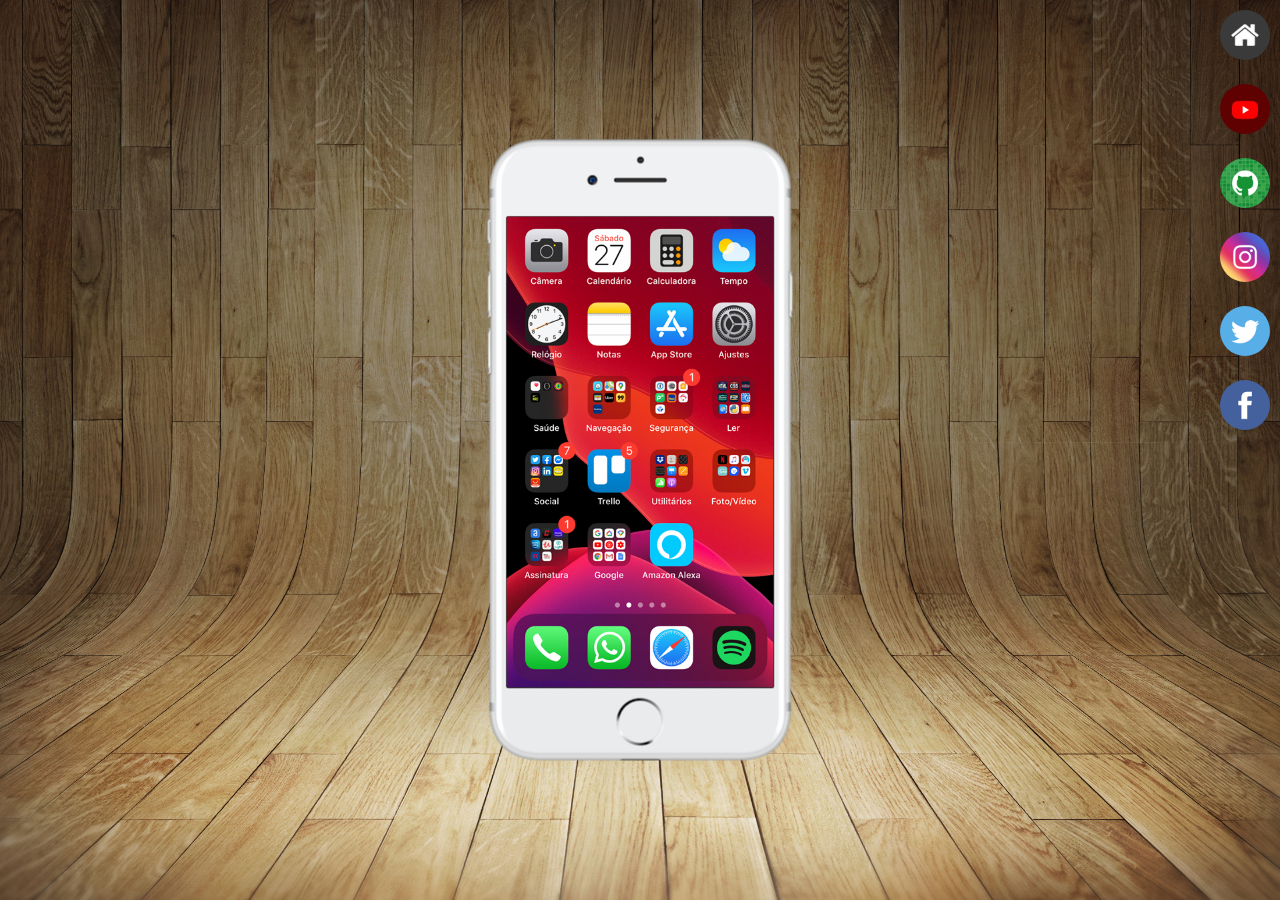
<file: index.html>
<!DOCTYPE html>
<html lang="en">
<head>
    <meta charset="UTF-8">
    <meta http-equiv="X-UA-Compatible" content="IE=edge">
    <meta name="viewport" content="width=device-width, initial-scale=1.0">
    <title>Projeto redes sociais</title>
    <link rel="shortcut icon" href="pacote-d013/pacote-d013/favicon.ico" type="image/x-icon">

    <link rel="stylesheet" href="estilos/style.css">
</head>
<body>
    <main>
        <section id="telefone">
            <iframe src="home.html" frameborder="0" name="tela" id="tela" ></iframe>
        </section>

        <section id="redes-sociais">
            <a href="#" target="tela"><img src="pacote-d013/pacote-d013/imagens/logo-home.jpg" alt=""></a><br>
            <a href="youtube.html" target="tela"><img src="pacote-d013/pacote-d013/imagens/logo-youtube.jpg" alt=""></a><br>
            <a href="github.html" target="tela"><img src="pacote-d013/pacote-d013/imagens/logo-github.jpg" alt=""></a><br>
            <a href="#" target="tela"><img src="pacote-d013/pacote-d013/imagens/logo-instagram.jpg" alt=""></a><br>
            <a href="#" target="tela"><img src="pacote-d013/pacote-d013/imagens/logo-twitter.jpg" alt=""></a><br>
            <a href="#" target="tela"><img src="pacote-d013/pacote-d013/imagens/logo-facebook.jpg" alt=""></a><br>
        </section>
    </main>
    
</body>
</html>
</file>
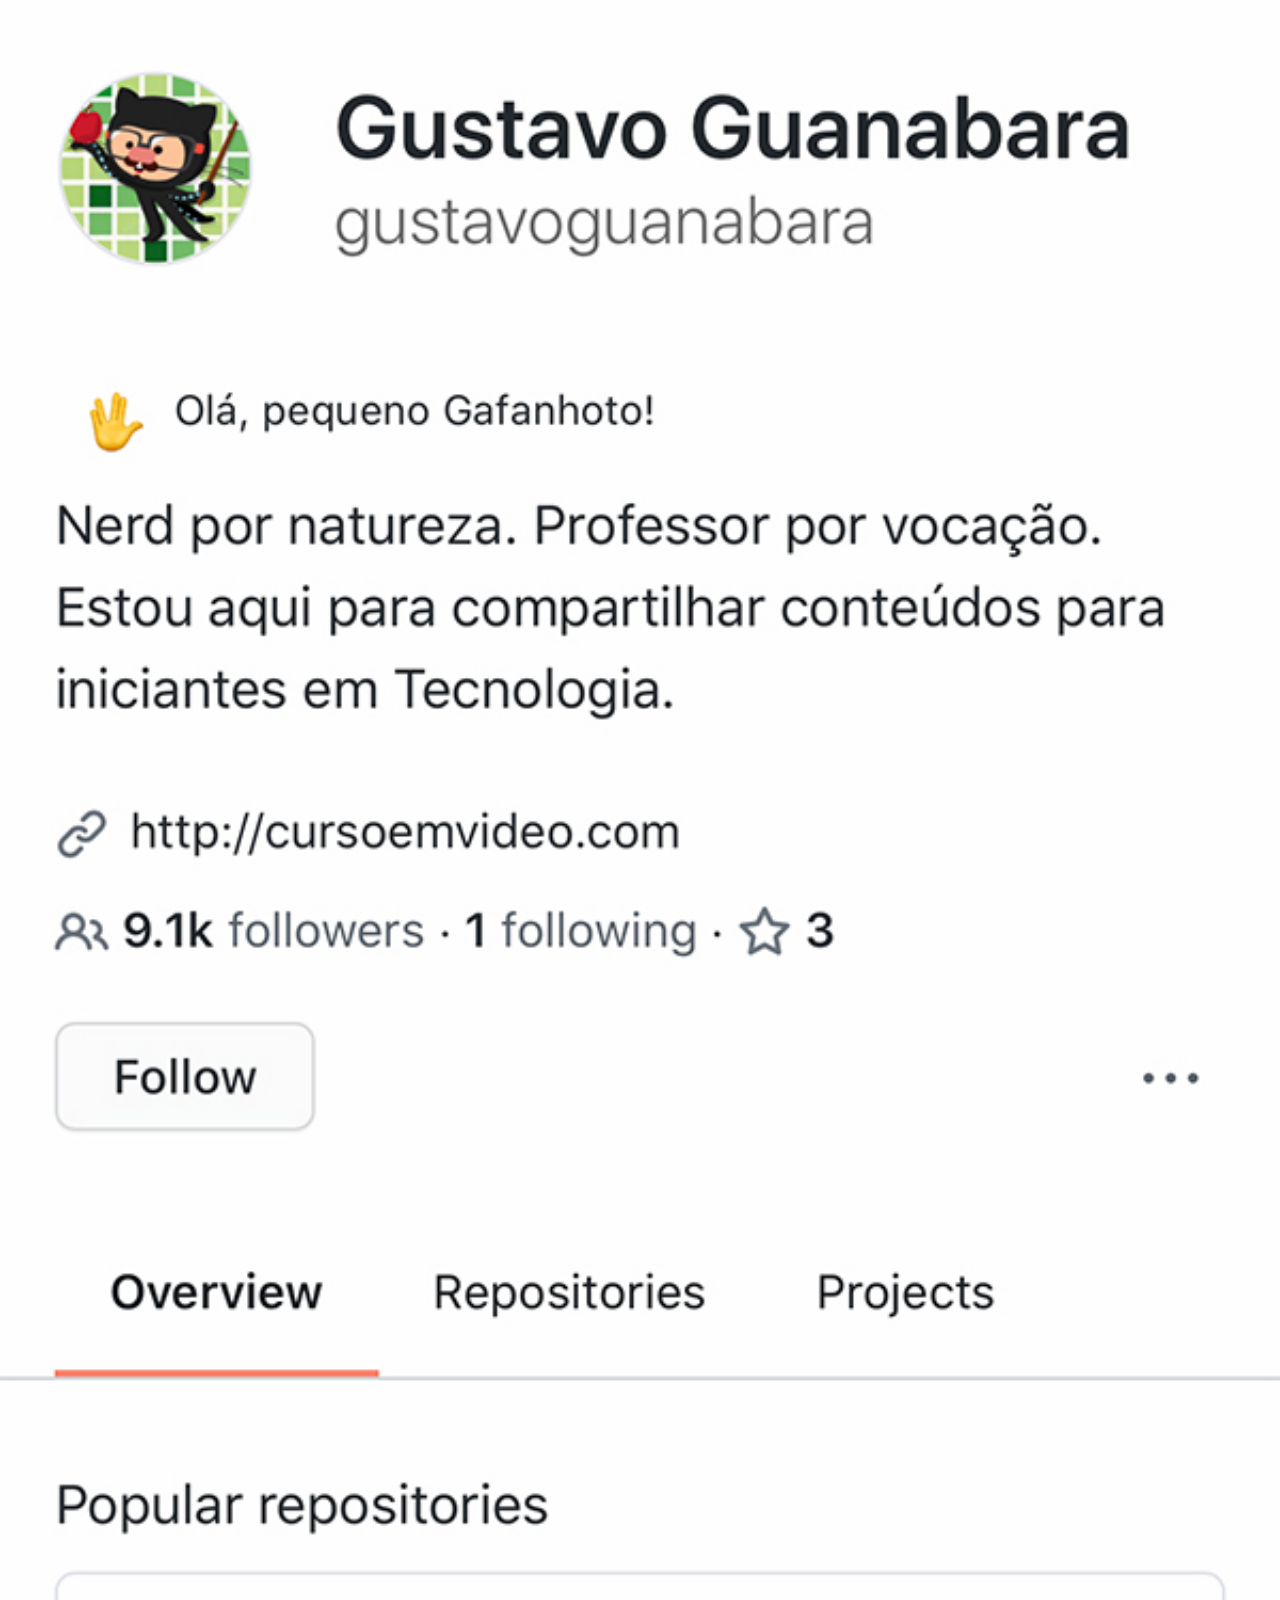
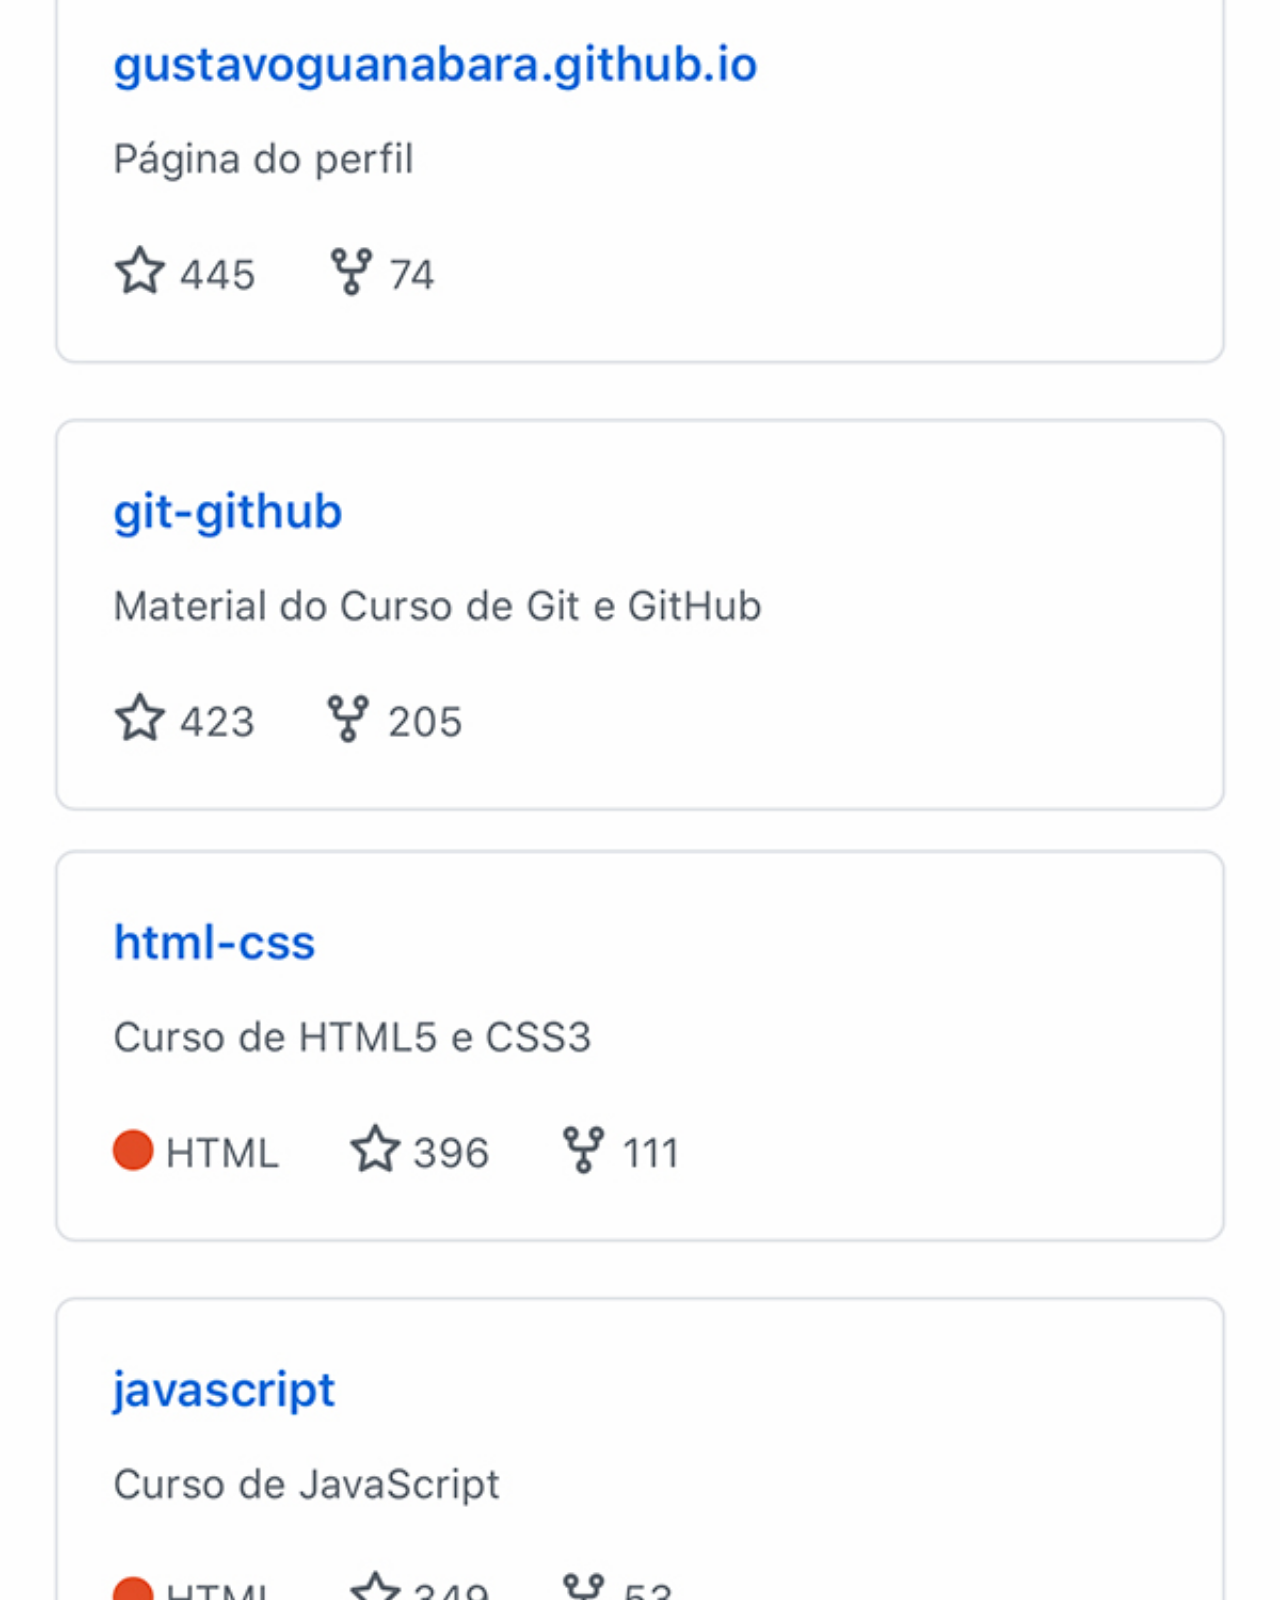
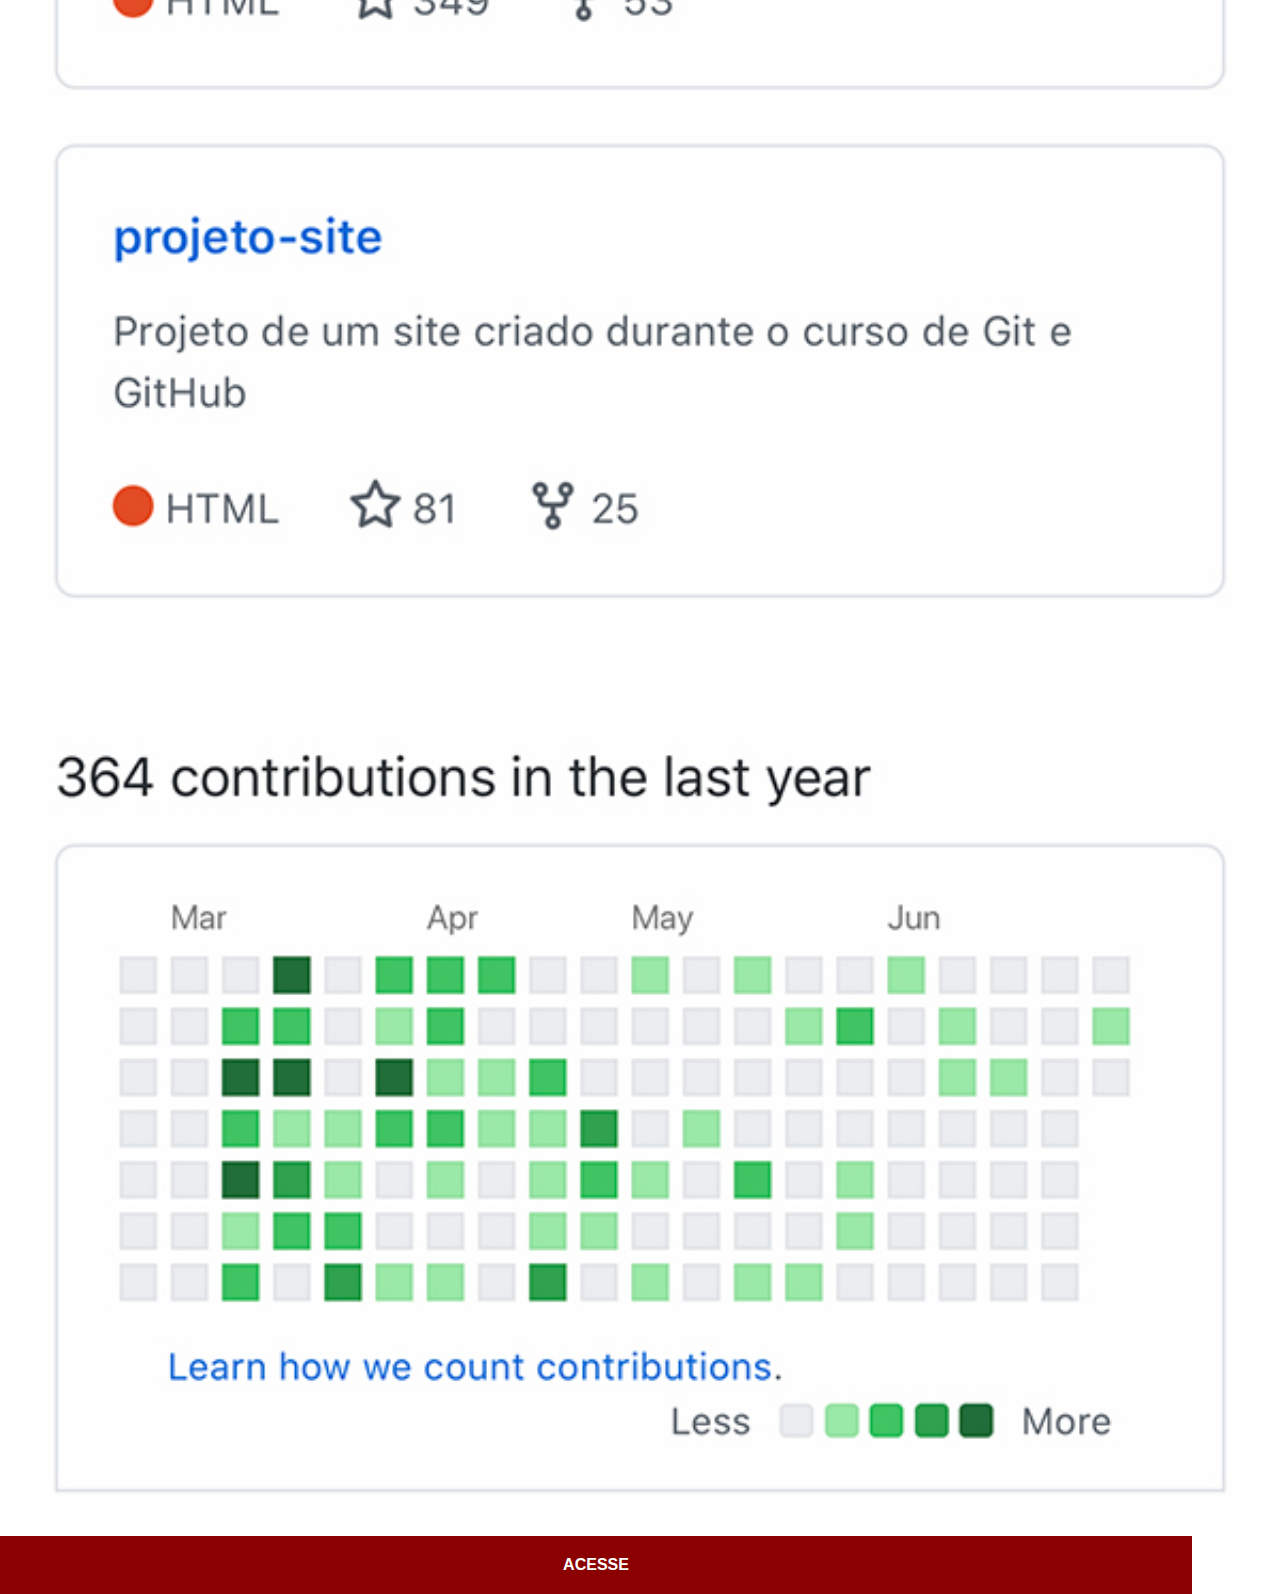
<file: github.html>
<!DOCTYPE html>
<html lang="en">
<head>
    <meta charset="UTF-8">
    <meta http-equiv="X-UA-Compatible" content="IE=edge">
    <meta name="viewport" content="width=device-width, initial-scale=1.0">
    <title>youtube</title>
    <link rel="stylesheet" href="sociais.css">
</head>
<body>
    <img src="pacote-d013/pacote-d013/imagens/tela-github.jpg" alt=""> <a href="https://github.com/chicuti99" target="_blank">ACESSE</a>
    
</body>
</html>
</file>
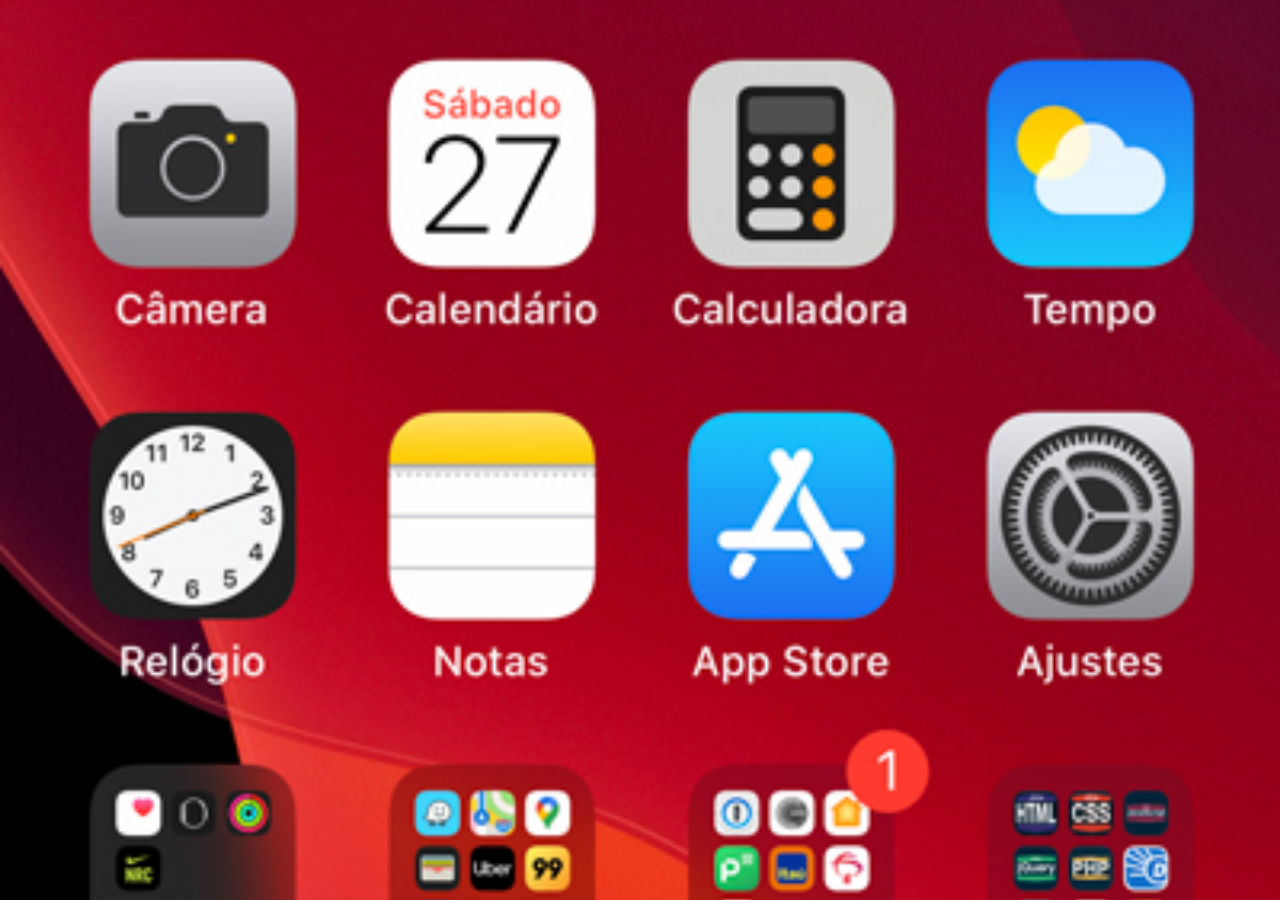
<file: home.html>
<!DOCTYPE html>
<html lang="en">
<head>
    <meta charset="UTF-8">
    <meta http-equiv="X-UA-Compatible" content="IE=edge">
    <meta name="viewport" content="width=device-width, initial-scale=1.0">
    <title>Document</title>
    <style>
        *{
            margin: 0px;
            padding: 0px;
        }

        body{
            height: 100vh;
            width: 100vw;
            background: black url(pacote-d013/pacote-d013/imagens/tela-home.jpg) no-repeat top center;
            background-size: cover;
        }

    </style>
</head>
<body>
    
</body>
</html>
</file>
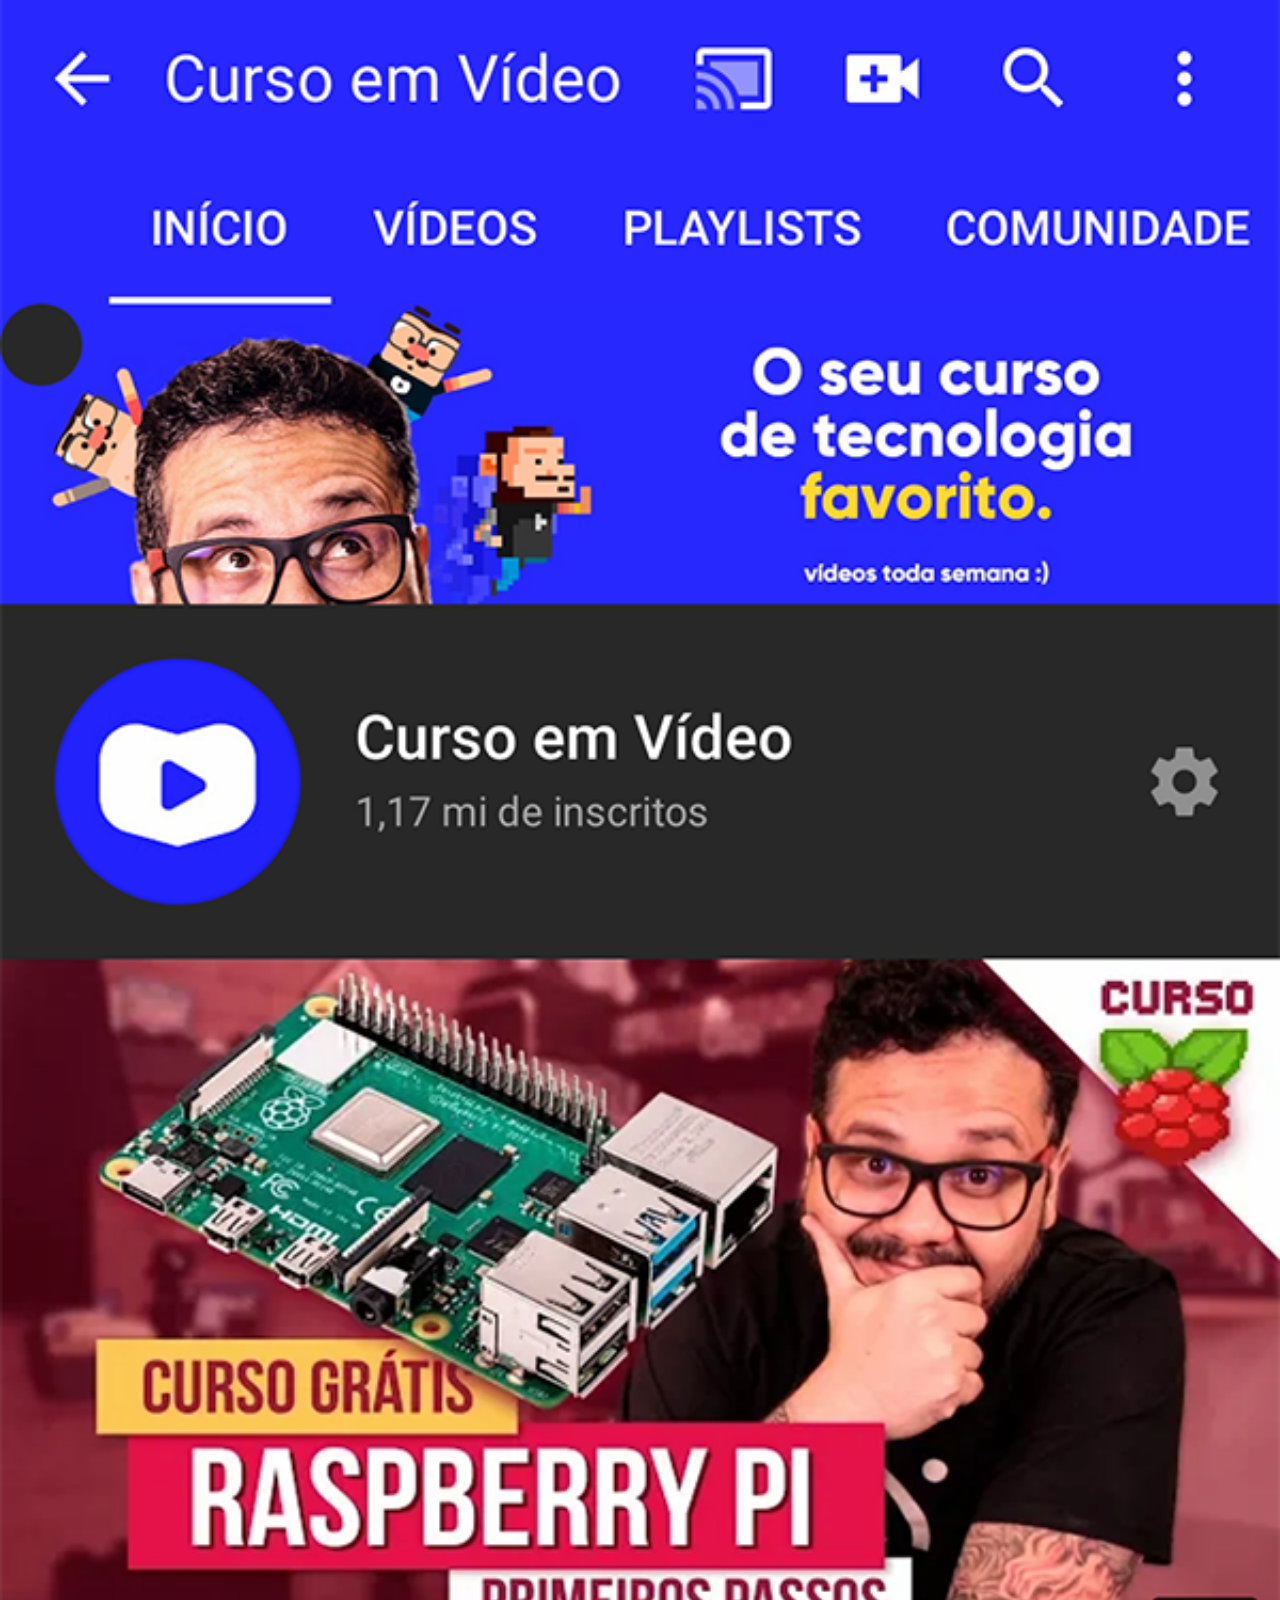
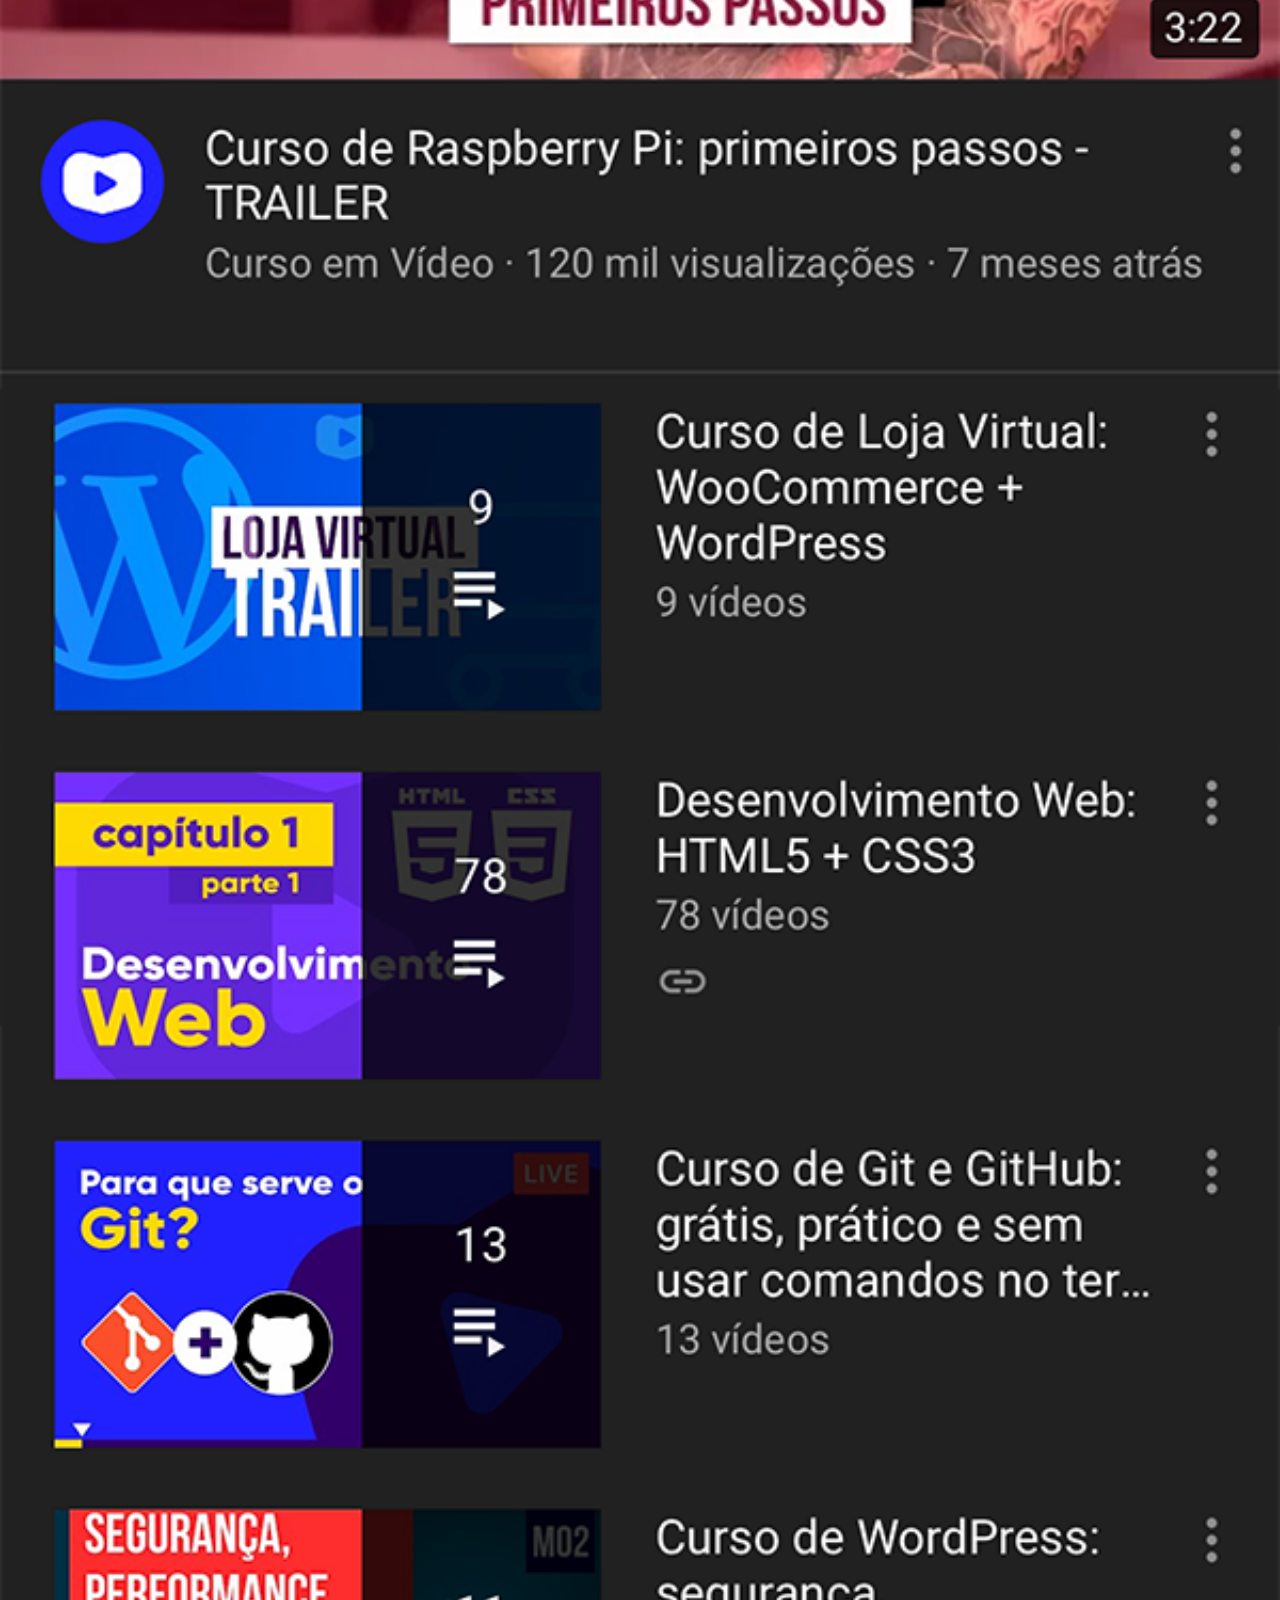
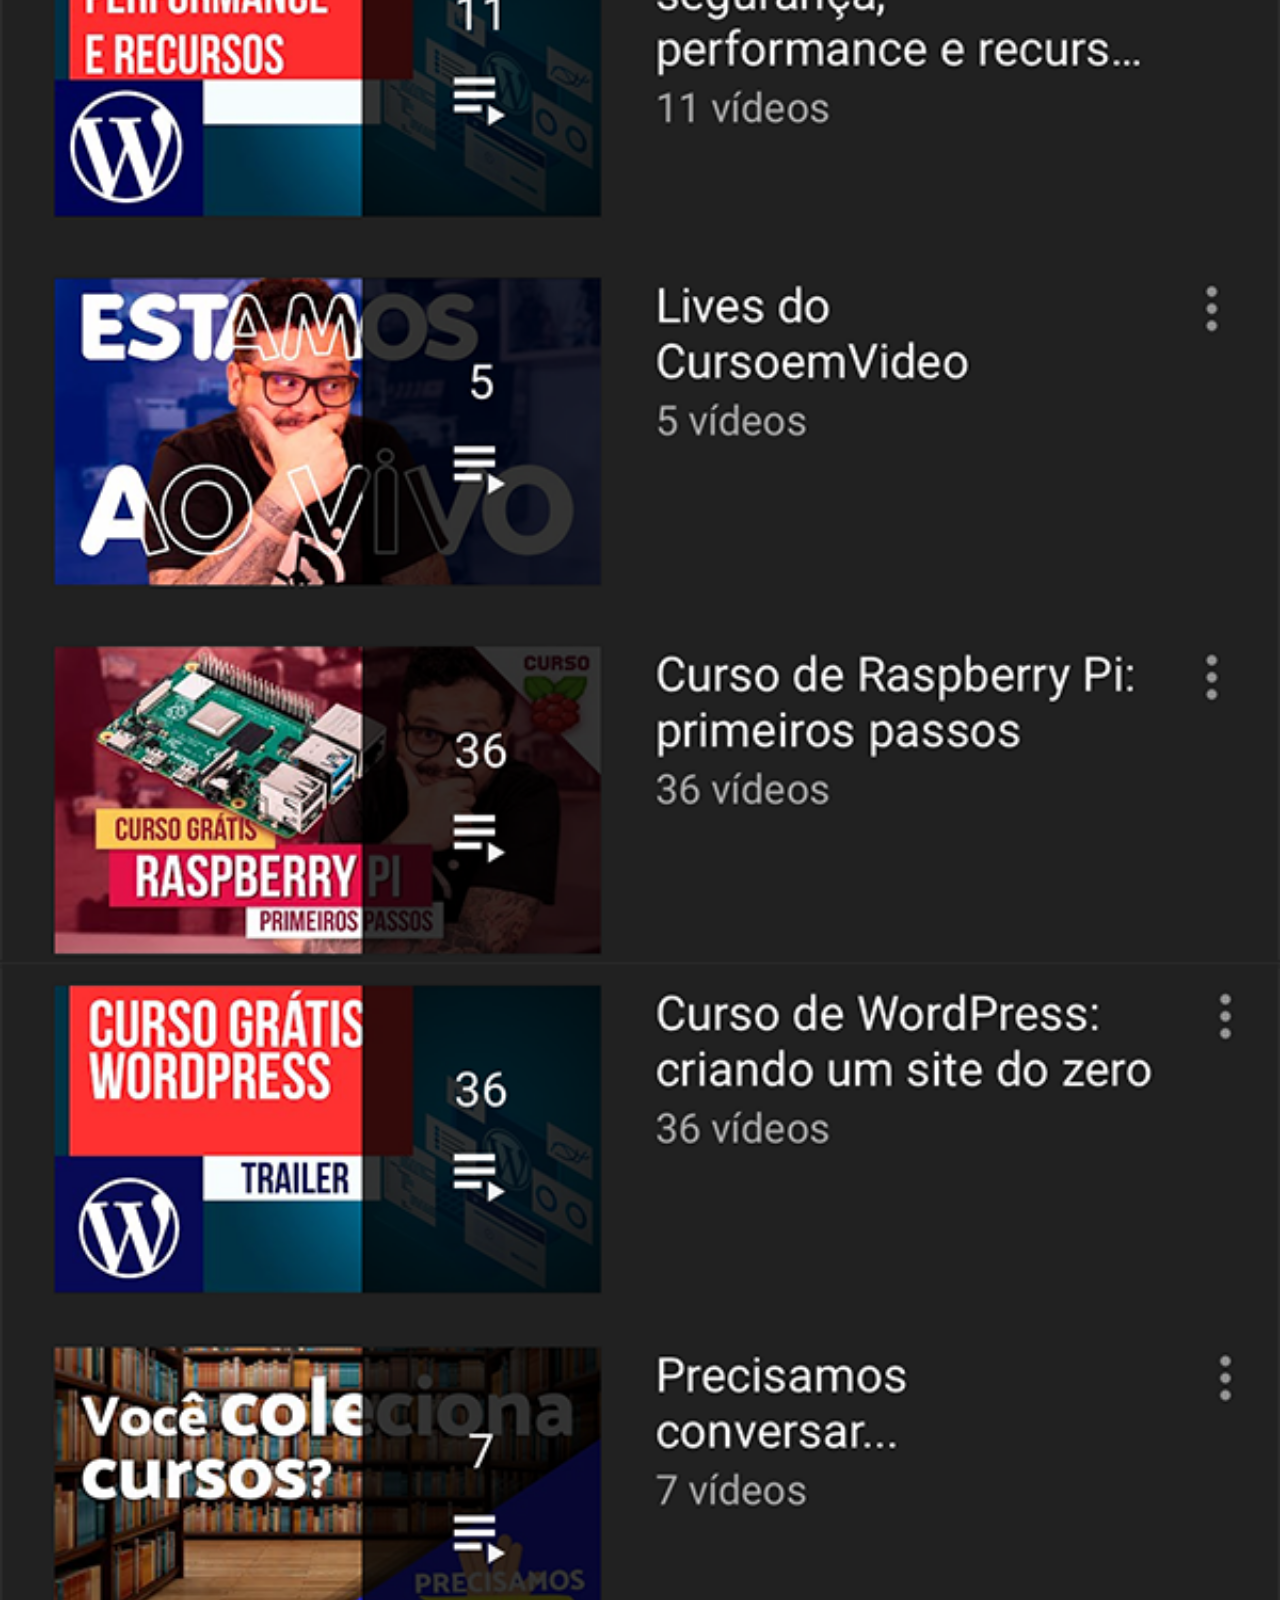
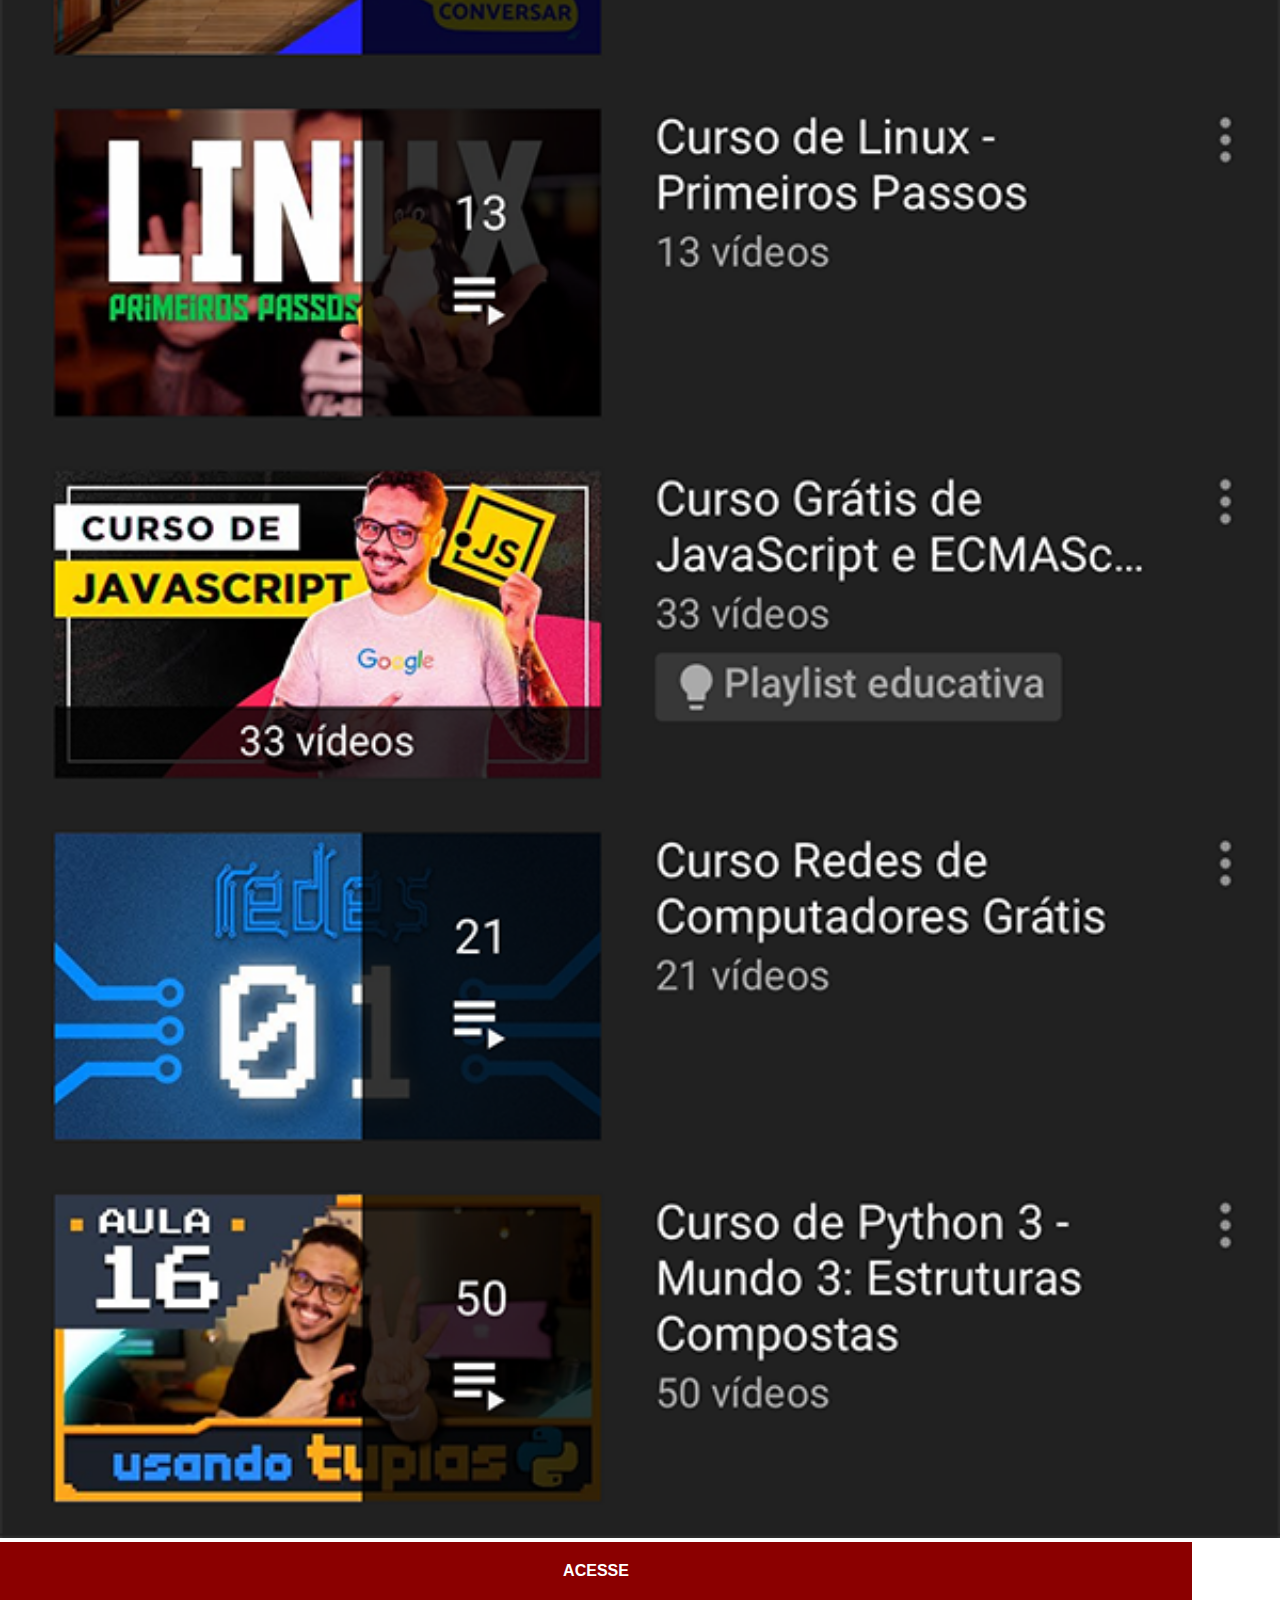
<file: youtube.html>
<!DOCTYPE html>
<html lang="en">
<head>
    <meta charset="UTF-8">
    <meta http-equiv="X-UA-Compatible" content="IE=edge">
    <meta name="viewport" content="width=device-width, initial-scale=1.0">
    <title>youtube</title>
    <link rel="stylesheet" href="sociais.css">
</head>
<body>
    <img src="pacote-d013/pacote-d013/imagens/tela-youtube.png" alt=""> <a href="https://www.youtube.com/watch?v=ar5UB2MxraE&list=PLHz_AreHm4dkcVCk2Bn_fdVQ81Fkrh6WT&index=15" target="_blank">ACESSE</a>
    
</body>
</html>
</file>
<file: estilos/style.css>
@charset "utf-8";

*{
    margin: 0px;
    padding: 0px;
    font-family: Arial, Helvetica, sans-serif;
}

html, body{
    height: 100vh;
    width: 100vw;
    background: url(../pacote-d013/pacote-d013/imagens/fundo-madeira.jpg) no-repeat top center;
    background-size: cover;
    background-attachment: fixed;
}

main{
    height: 100vh;
    position: relative;
}

section#telefone{
    position: absolute;
    top: 50%;
    left: 50%;
    transform: translate(-50%, -50%);

    width: 311px;
    height: 627px;
    background: url(../pacote-d013/pacote-d013/imagens/frame-iphone.png) no-repeat;
}

iframe#tela{
    position: relative;
    top: 80px;
    left: 22px;
    width: 267px;
    height: 471px;
}

section#redes-sociais{
    text-align: right;
}

section#redes-sociais img{
    width: 50px;
    border-radius: 50%;
    margin: 10px;
    box-sizing: border-box;
}

section#redes-sociais img:hover{
    border: 2px solid rgba(255, 255, 255, 0.603);
    transform: translate(-5px, -5px);
    transition: transform 1s;
}
</file>
<file: sociais.css>
@charset "utf-8";


        * {
            margin: 0px;
            padding: 0px;
            font-family: Arial, Helvetica, sans-serif;
        }

        ::-webkit-scrollbar{
            width: 0px;
            height: 0px;
        }

        img{
            width: 100vw;
        }

        a{
            text-align: center;
            padding: 20px;
            background-color: darkred;
            display: block;
            font-weight: bolder;
            text-decoration: none;
            color: white;
            width: 90vw;
        }
</file>
